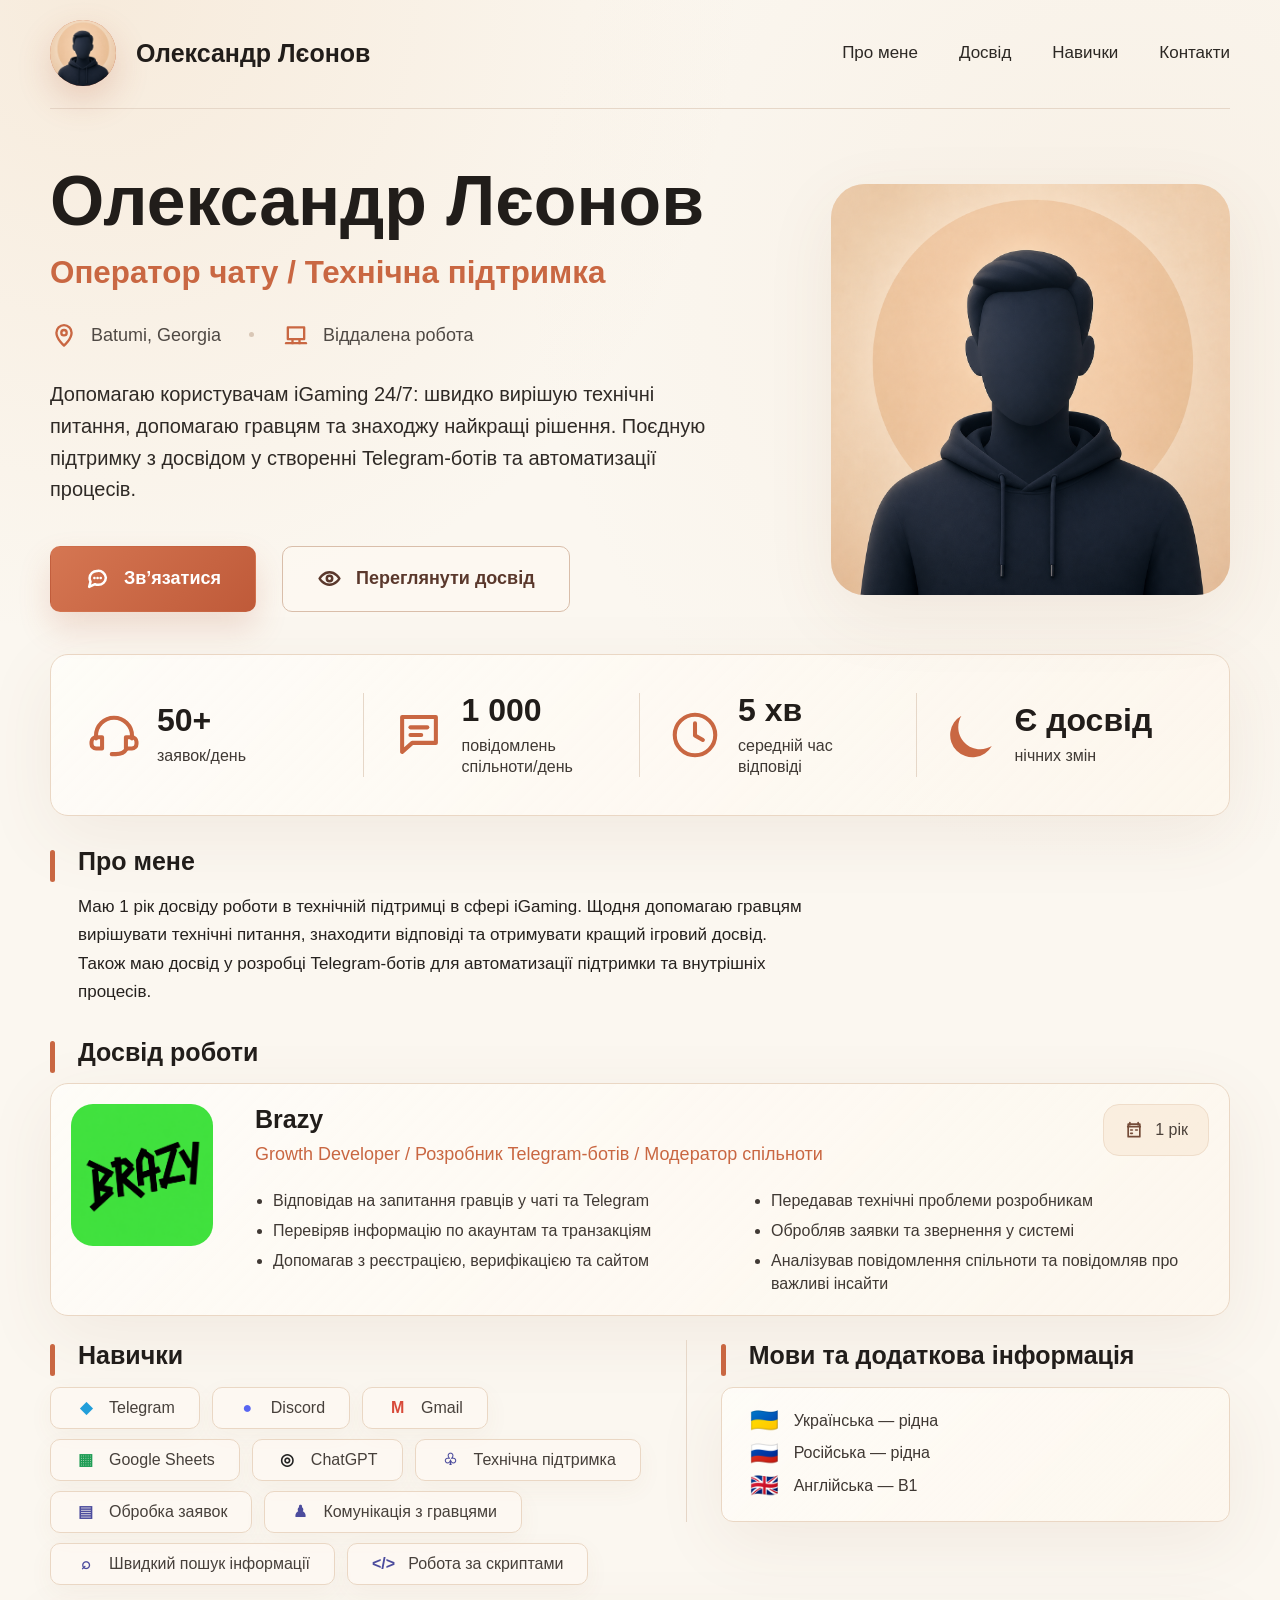
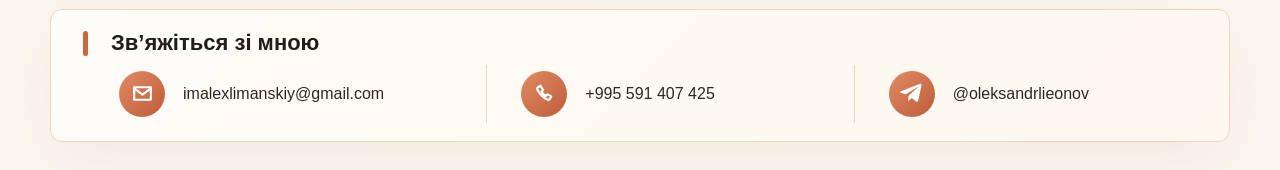
<file: index.html>
<!doctype html>
<html lang="uk">
  <head>
    <meta charset="utf-8">
    <meta name="viewport" content="width=device-width, initial-scale=1">
    <title>Олександр Лєонов</title>
    <link rel="stylesheet" href="styles.css">
  </head>
  <body>
    <header class="site-header">
      <div class="container header-inner">
        <a class="brand" href="#top" aria-label="Олександр Лєонов">
          <span class="brand-mark">
            <img src="assets/avatar-placeholder.png" alt="" aria-hidden="true">
          </span>
          <span class="brand-name">Олександр Лєонов</span>
        </a>
        <nav class="nav" aria-label="Основна навігація">
          <a href="#about">Про мене</a>
          <a href="#experience">Досвід</a>
          <a href="#skills">Навички</a>
          <a href="#contacts">Контакти</a>
        </nav>
      </div>
    </header>

    <main id="top" class="page">
      <section class="container hero" aria-labelledby="hero-title">
        <div class="hero-copy">
          <h1 id="hero-title">Олександр Лєонов</h1>
          <p class="role">Оператор чату / Технічна підтримка</p>

          <div class="meta-row" aria-label="Місце та формат роботи">
            <span class="meta-item">
              <svg aria-hidden="true" viewBox="0 0 24 24">
                <path d="M12 21s6.5-5.6 6.5-11A6.5 6.5 0 0 0 5.5 10c0 5.4 6.5 11 6.5 11Z"></path>
                <circle cx="12" cy="10" r="2.3"></circle>
              </svg>
              Batumi, Georgia
            </span>
            <span class="dot" aria-hidden="true"></span>
            <span class="meta-item">
              <svg aria-hidden="true" viewBox="0 0 24 24">
                <path d="M5 5.5h14v10H5z"></path>
                <path d="M3.5 19h17"></path>
                <path d="M9 15.5v3.5"></path>
                <path d="M15 15.5v3.5"></path>
              </svg>
              Віддалена робота
            </span>
          </div>

          <p class="lead">
            Допомагаю користувачам iGaming 24/7: швидко вирішую технічні питання,
            допомагаю гравцям та знаходжу найкращі рішення. Поєдную підтримку
            з досвідом у створенні Telegram-ботів та автоматизації процесів.
          </p>

          <div class="hero-actions">
            <a class="button button-primary" href="#contacts">
              <svg aria-hidden="true" viewBox="0 0 24 24">
                <path d="M20 11.2a7.1 7.1 0 0 1-7.4 6.9 8.6 8.6 0 0 1-3-.6L4 20l1.3-5a6.6 6.6 0 0 1-.9-3.4 7.1 7.1 0 0 1 7.4-6.9A7.1 7.1 0 0 1 20 11.2Z"></path>
                <path d="M9 11.5h.1"></path>
                <path d="M12 11.5h.1"></path>
                <path d="M15 11.5h.1"></path>
              </svg>
              Зв’язатися
            </a>
            <a class="button button-secondary" href="#experience">
              <svg aria-hidden="true" viewBox="0 0 24 24">
                <path d="M2.5 12s3.4-6 9.5-6 9.5 6 9.5 6-3.4 6-9.5 6-9.5-6-9.5-6Z"></path>
                <circle cx="12" cy="12" r="2.6"></circle>
              </svg>
              Переглянути досвід
            </a>
          </div>
        </div>

        <div class="portrait-card" aria-label="Портрет Олександра Лєонова">
          <img src="assets/avatar-placeholder.png" alt="Олександр Лєонов">
        </div>
      </section>

      <section class="container stats" aria-label="Ключові показники">
        <div class="stat">
          <svg aria-hidden="true" viewBox="0 0 24 24">
            <path d="M4 13.5v-1.2a8 8 0 0 1 16 0v1.2"></path>
            <path d="M4 13h2.7v5H4a2 2 0 0 1-2-2v-1a2 2 0 0 1 2-2Z"></path>
            <path d="M17.3 13H20a2 2 0 0 1 2 2v1a2 2 0 0 1-2 2h-2.7v-5Z"></path>
            <path d="M17.5 18.2c-.8 1.5-2.4 2.3-4.7 2.3H11"></path>
          </svg>
          <div>
            <strong>50+</strong>
            <span>заявок/день</span>
          </div>
        </div>
        <div class="stat">
          <svg aria-hidden="true" viewBox="0 0 24 24">
            <path d="M4.5 4h15v11.5H9l-4.5 4V4Z"></path>
            <path d="M8.2 8.6h7.5"></path>
            <path d="M8.2 12h4.8"></path>
          </svg>
          <div>
            <strong>1 000</strong>
            <span>повідомлень спільноти/день</span>
          </div>
        </div>
        <div class="stat">
          <svg aria-hidden="true" viewBox="0 0 24 24">
            <circle cx="12" cy="12" r="9"></circle>
            <path d="M12 6.8v5.4l3.5 2"></path>
          </svg>
          <div>
            <strong>5 хв</strong>
            <span>середній час<br>відповіді</span>
          </div>
        </div>
        <div class="stat">
          <svg class="moon-svg" aria-hidden="true" viewBox="0 0 24 24">
            <path d="M20.8 16.9c-1.5.9-3.2 1.4-5.1 1.4-5.4 0-9.8-4.4-9.8-9.8 0-1.9.5-3.6 1.4-5.1A9.9 9.9 0 1 0 20.8 16.9Z"></path>
          </svg>
          <div>
            <strong>Є досвід</strong>
            <span>нічних змін</span>
          </div>
        </div>
      </section>

      <section id="about" class="container content-section">
        <h2>Про мене</h2>
        <p>
          Маю 1 рік досвіду роботи в технічній підтримці в сфері iGaming.
          Щодня допомагаю гравцям вирішувати технічні питання, знаходити відповіді
          та отримувати кращий ігровий досвід. Також маю досвід у розробці
          Telegram-ботів для автоматизації підтримки та внутрішніх процесів.
        </p>
      </section>

      <section id="experience" class="container content-section">
        <h2>Досвід роботи</h2>
        <article class="experience-card">
          <img class="company-logo" src="assets/logo-hq.png" alt="Brazy">
          <div class="experience-body">
            <div class="experience-head">
              <div>
                <h3>Brazy</h3>
                <p>Growth Developer / Розробник Telegram-ботів / Модератор спільноти</p>
              </div>
              <span class="period">
                <svg aria-hidden="true" viewBox="0 0 24 24">
                  <path d="M7 3v3"></path>
                  <path d="M17 3v3"></path>
                  <path d="M4.5 8h15"></path>
                  <path d="M5 5h14v15H5z"></path>
                  <path d="M8 12h2"></path>
                  <path d="M14 12h2"></path>
                  <path d="M8 16h2"></path>
                </svg>
                1 рік
              </span>
            </div>
            <div class="experience-list">
              <ul>
                <li>Відповідав на запитання гравців у чаті та Telegram</li>
                <li>Перевіряв інформацію по акаунтам та транзакціям</li>
                <li>Допомагав з реєстрацією, верифікацією та сайтом</li>
              </ul>
              <ul>
                <li>Передавав технічні проблеми розробникам</li>
                <li>Обробляв заявки та звернення у системі</li>
                <li>Аналізував повідомлення спільноти та повідомляв про важливі інсайти</li>
              </ul>
            </div>
          </div>
        </article>
      </section>

      <section id="skills" class="container split-section">
        <div class="content-section skills-block">
          <h2>Навички</h2>
          <div class="skill-grid">
            <span class="skill"><span class="skill-icon telegram">◆</span>Telegram</span>
            <span class="skill"><span class="skill-icon discord">●</span>Discord</span>
            <span class="skill"><span class="skill-icon gmail">M</span>Gmail</span>
            <span class="skill"><span class="skill-icon sheets">▦</span>Google Sheets</span>
            <span class="skill"><span class="skill-icon chatgpt">◎</span>ChatGPT</span>
            <span class="skill"><span class="skill-icon support">♧</span>Технічна підтримка</span>
            <span class="skill"><span class="skill-icon docs">▤</span>Обробка заявок</span>
            <span class="skill"><span class="skill-icon users">♟</span>Комунікація з гравцями</span>
            <span class="skill"><span class="skill-icon search">⌕</span>Швидкий пошук інформації</span>
            <span class="skill"><span class="skill-icon code">&lt;/&gt;</span>Робота за скриптами</span>
          </div>
        </div>

        <div class="content-section languages-block">
          <h2>Мови та додаткова інформація</h2>
          <div class="language-card">
            <div class="languages">
              <p><span>🇺🇦</span> Українська — рідна</p>
              <p><span>🇷🇺</span> Російська — рідна</p>
              <p><span>🇬🇧</span> Англійська — B1</p>
            </div>
          </div>
        </div>
      </section>

      <section id="contacts" class="container contact-card" aria-labelledby="contact-title">
        <h2 id="contact-title">Зв’яжіться зі мною</h2>
        <div class="contact-items">
          <a href="https://mail.google.com/mail/?view=cm&fs=1&to=imalexlimanskiy@gmail.com" target="_blank" rel="noopener">
            <span class="contact-icon">
              <svg aria-hidden="true" viewBox="0 0 24 24">
                <path d="M4 6h16v12H4z"></path>
                <path d="m4 7 8 6 8-6"></path>
              </svg>
            </span>
            imalexlimanskiy@gmail.com
          </a>
          <a href="tel:+995591407425">
            <span class="contact-icon">
              <svg aria-hidden="true" viewBox="0 0 24 24">
                <path d="M8.2 4.5 6 5.7c-.9.5-1.2 1.6-.8 2.5 2 4.5 5.1 7.6 9.6 9.6.9.4 2 .1 2.5-.8l1.2-2.2-3.6-2-1.6 1.6c-1.8-.9-3.1-2.2-4.1-4.1l1.6-1.6-2.6-3.8Z"></path>
              </svg>
            </span>
            +995 591 407 425
          </a>
          <a href="https://t.me/oleksandrlieonov" target="_blank" rel="noopener">
            <span class="contact-icon contact-icon-telegram">
              <svg aria-hidden="true" viewBox="0 0 24 24">
                <path d="M21.6 4.1 18.4 19c-.2 1-.8 1.2-1.6.8l-4.7-3.5-2.3 2.2c-.3.3-.5.5-1 .5l.4-4.9 8.9-8c.4-.3-.1-.5-.6-.2L6.4 12.8l-4.7-1.5c-1-.3-1-1 .2-1.5L20.3 2.7c.9-.3 1.6.2 1.3 1.4Z"></path>
              </svg>
            </span>
            @oleksandrlieonov
          </a>
        </div>
      </section>
    </main>
  </body>
</html>
</file>
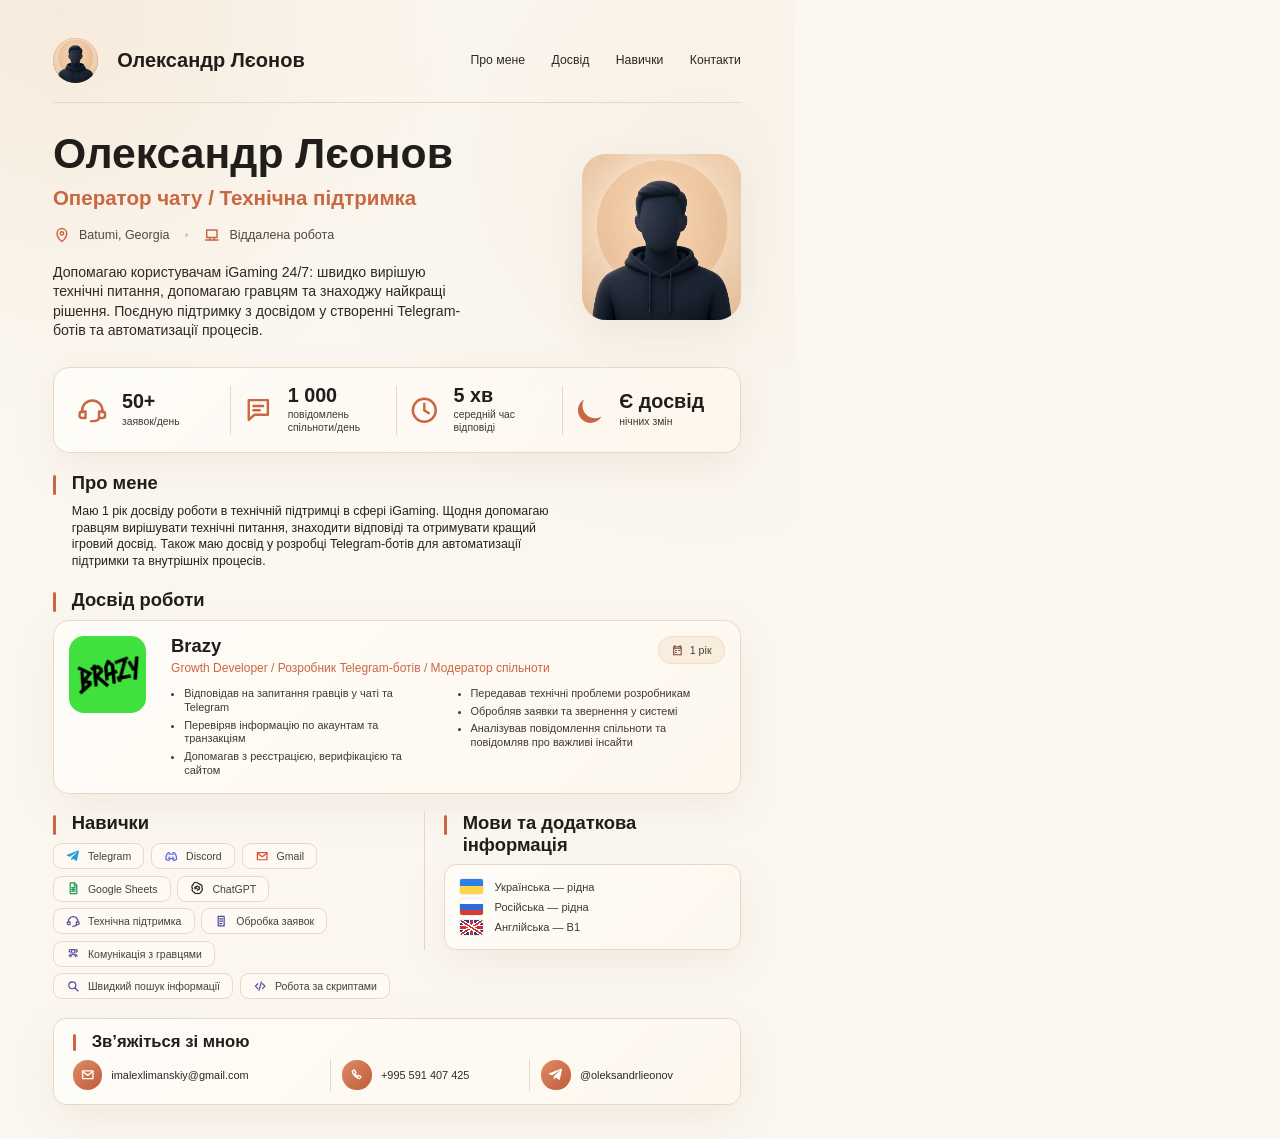
<file: resume-pdf.html>
<!doctype html>
<html lang="uk">
  <head>
    <meta charset="utf-8">
    <meta name="viewport" content="width=device-width, initial-scale=1">
    <title>Олександр Лєонов - Resume PDF</title>
    <link rel="stylesheet" href="resume-pdf.css">
  </head>
  <body>
    <main class="sheet">
      <header class="topbar">
        <div class="brand">
          <span class="brand-mark">
            <img src="assets/avatar-placeholder.png" alt="" aria-hidden="true">
          </span>
          <span>Олександр Лєонов</span>
        </div>
        <nav class="nav" aria-label="Розділи резюме">
          <span>Про мене</span>
          <span>Досвід</span>
          <span>Навички</span>
          <span>Контакти</span>
        </nav>
      </header>

      <section class="hero" aria-labelledby="name">
        <div class="hero-copy">
          <h1 id="name">Олександр Лєонов</h1>
          <p class="role">Оператор чату / Технічна підтримка</p>

          <div class="meta-row">
            <span>
              <svg aria-hidden="true" viewBox="0 0 24 24">
                <path d="M12 21s6.5-5.6 6.5-11A6.5 6.5 0 0 0 5.5 10c0 5.4 6.5 11 6.5 11Z"></path>
                <circle cx="12" cy="10" r="2.3"></circle>
              </svg>
              Batumi, Georgia
            </span>
            <i aria-hidden="true"></i>
            <span>
              <svg aria-hidden="true" viewBox="0 0 24 24">
                <path d="M5 5.5h14v10H5z"></path>
                <path d="M3.5 19h17"></path>
                <path d="M9 15.5v3.5"></path>
                <path d="M15 15.5v3.5"></path>
              </svg>
              Віддалена робота
            </span>
          </div>

          <p class="lead">
            Допомагаю користувачам iGaming 24/7: швидко вирішую технічні питання,
            допомагаю гравцям та знаходжу найкращі рішення. Поєдную підтримку
            з досвідом у створенні Telegram-ботів та автоматизації процесів.
          </p>
        </div>
        <figure class="avatar">
          <img src="assets/avatar-placeholder.png" alt="Олександр Лєонов">
        </figure>
      </section>

      <section class="stats" aria-label="Ключові показники">
        <div class="stat">
          <svg aria-hidden="true" viewBox="0 0 24 24">
            <path d="M4 13.5v-1.2a8 8 0 0 1 16 0v1.2"></path>
            <path d="M4 13h2.7v5H4a2 2 0 0 1-2-2v-1a2 2 0 0 1 2-2Z"></path>
            <path d="M17.3 13H20a2 2 0 0 1 2 2v1a2 2 0 0 1-2 2h-2.7v-5Z"></path>
            <path d="M17.5 18.2c-.8 1.5-2.4 2.3-4.7 2.3H11"></path>
          </svg>
          <p><strong>50+</strong><span>заявок/день</span></p>
        </div>
        <div class="stat">
          <svg aria-hidden="true" viewBox="0 0 24 24">
            <path d="M4.5 4h15v11.5H9l-4.5 4V4Z"></path>
            <path d="M8.2 8.6h7.5"></path>
            <path d="M8.2 12h4.8"></path>
          </svg>
          <p><strong>1 000</strong><span>повідомлень спільноти/день</span></p>
        </div>
        <div class="stat">
          <svg aria-hidden="true" viewBox="0 0 24 24">
            <circle cx="12" cy="12" r="9"></circle>
            <path d="M12 6.8v5.4l3.5 2"></path>
          </svg>
          <p><strong>5 хв</strong><span>середній час відповіді</span></p>
        </div>
        <div class="stat">
          <svg class="moon" aria-hidden="true" viewBox="0 0 24 24">
            <path d="M20.8 16.9c-1.5.9-3.2 1.4-5.1 1.4-5.4 0-9.8-4.4-9.8-9.8 0-1.9.5-3.6 1.4-5.1A9.9 9.9 0 1 0 20.8 16.9Z"></path>
          </svg>
          <p><strong>Є досвід</strong><span>нічних змін</span></p>
        </div>
      </section>

      <section class="section about">
        <h2>Про мене</h2>
        <p>
          Маю 1 рік досвіду роботи в технічній підтримці в сфері iGaming.
          Щодня допомагаю гравцям вирішувати технічні питання, знаходити відповіді
          та отримувати кращий ігровий досвід. Також маю досвід у розробці
          Telegram-ботів для автоматизації підтримки та внутрішніх процесів.
        </p>
      </section>

      <section class="section">
        <h2>Досвід роботи</h2>
        <article class="experience">
          <img class="company-logo" src="assets/logo-hq.png" alt="Brazy">
          <div class="experience-main">
            <div class="experience-head">
              <div>
                <h3>Brazy</h3>
                <p>Growth Developer / Розробник Telegram-ботів / Модератор спільноти</p>
              </div>
              <span class="period">
                <svg aria-hidden="true" viewBox="0 0 24 24">
                  <path d="M7 3v3"></path>
                  <path d="M17 3v3"></path>
                  <path d="M4.5 8h15"></path>
                  <path d="M5 5h14v15H5z"></path>
                  <path d="M8 12h2"></path>
                  <path d="M14 12h2"></path>
                  <path d="M8 16h2"></path>
                </svg>
                1 рік
              </span>
            </div>
            <div class="experience-list">
              <ul>
                <li>Відповідав на запитання гравців у чаті та Telegram</li>
                <li>Перевіряв інформацію по акаунтам та транзакціям</li>
                <li>Допомагав з реєстрацією, верифікацією та сайтом</li>
              </ul>
              <ul>
                <li>Передавав технічні проблеми розробникам</li>
                <li>Обробляв заявки та звернення у системі</li>
                <li>Аналізував повідомлення спільноти та повідомляв про важливі інсайти</li>
              </ul>
            </div>
          </div>
        </article>
      </section>

      <section class="bottom-grid">
        <div class="section skills">
          <h2>Навички</h2>
          <div class="skill-grid">
            <span><svg class="telegram-color" aria-hidden="true" viewBox="0 0 24 24"><path d="M21.6 4.1 18.4 19c-.2 1-.8 1.2-1.6.8l-4.7-3.5-2.3 2.2c-.3.3-.5.5-1 .5l.4-4.9 8.9-8c.4-.3-.1-.5-.6-.2L6.4 12.8l-4.7-1.5c-1-.3-1-1 .2-1.5L20.3 2.7c.9-.3 1.6.2 1.3 1.4Z"></path></svg>Telegram</span>
            <span><svg class="discord-color" aria-hidden="true" viewBox="0 0 24 24"><path d="M8.2 8.8c2.4-.8 5.2-.8 7.6 0"></path><path d="M7.3 15.3c3.2 1.2 6.2 1.2 9.4 0"></path><path d="M9 6.2c-1.4.3-2.5.8-3.5 1.4C3.7 10.2 3 13.5 3 17.2c1.8 1.3 3.5 2 5.1 2l1-1.7"></path><path d="M15 17.5l1 1.7c1.6 0 3.3-.7 5.1-2 0-3.7-.7-7-2.5-9.6-1-.6-2.1-1.1-3.5-1.4"></path><path d="M9.2 13h.1"></path><path d="M14.7 13h.1"></path></svg>Discord</span>
            <span><svg class="gmail-color" aria-hidden="true" viewBox="0 0 24 24"><path d="M4 6h16v12H4z"></path><path d="m4 7 8 6 8-6"></path></svg>Gmail</span>
            <span><svg class="sheets-color" aria-hidden="true" viewBox="0 0 24 24"><path d="M7 3h7l4 4v14H7z"></path><path d="M14 3v5h4"></path><path d="M9.5 11h6"></path><path d="M9.5 14h6"></path><path d="M9.5 17h6"></path><path d="M12 11v6"></path></svg>Google Sheets</span>
            <span><svg class="chatgpt-color" aria-hidden="true" viewBox="0 0 24 24"><path d="M12 3.2a4 4 0 0 1 3.7 2.4 4 4 0 0 1 4.1 5.8 4 4 0 0 1-1.3 6.1 4 4 0 0 1-6.1 2.8 4 4 0 0 1-5.7-1.8 4 4 0 0 1-2.5-6.2A4 4 0 0 1 5.4 6a4 4 0 0 1 6.6-2.8Z"></path><path d="m8.4 10.5 3.7-2.1 3.5 2"></path><path d="M8.4 13.5v-3l3.6 2.1"></path><path d="M15.6 10.4v3.2l-3.6 2"></path></svg>ChatGPT</span>
            <span><svg aria-hidden="true" viewBox="0 0 24 24"><path d="M4 13.5v-1.2a8 8 0 0 1 16 0v1.2"></path><path d="M4 13h2.7v5H4a2 2 0 0 1-2-2v-1a2 2 0 0 1 2-2Z"></path><path d="M17.3 13H20a2 2 0 0 1 2 2v1a2 2 0 0 1-2 2h-2.7v-5Z"></path><path d="M17.5 18.2c-.8 1.5-2.4 2.3-4.7 2.3H11"></path></svg>Технічна підтримка</span>
            <span><svg aria-hidden="true" viewBox="0 0 24 24"><path d="M7 4h10v16H7z"></path><path d="M9.5 8h5"></path><path d="M9.5 12h5"></path><path d="M9.5 16h3.5"></path></svg>Обробка заявок</span>
            <span><svg aria-hidden="true" viewBox="0 0 24 24"><path d="M16 18c0-2.1-1.8-3.8-4-3.8s-4 1.7-4 3.8"></path><circle cx="12" cy="9" r="3"></circle><path d="M5.5 17c0-1.5 1-2.8 2.4-3.3"></path><path d="M16.1 13.7c1.4.5 2.4 1.8 2.4 3.3"></path><path d="M6.7 10.2a2.3 2.3 0 1 1 2.5-3.8"></path><path d="M14.8 6.4a2.3 2.3 0 1 1 2.5 3.8"></path></svg>Комунікація з гравцями</span>
            <span><svg aria-hidden="true" viewBox="0 0 24 24"><circle cx="10.5" cy="10.5" r="5.8"></circle><path d="m15 15 5 5"></path></svg>Швидкий пошук інформації</span>
            <span><svg aria-hidden="true" viewBox="0 0 24 24"><path d="m8 8-4 4 4 4"></path><path d="m16 8 4 4-4 4"></path><path d="m14 5-4 14"></path></svg>Робота за скриптами</span>
          </div>
        </div>

        <div class="section languages">
          <h2>Мови та додаткова інформація</h2>
          <div class="language-card">
            <div class="language-list">
              <p><b class="flag flag-ua" aria-hidden="true"></b> Українська — рідна</p>
              <p><b class="flag flag-ru" aria-hidden="true"></b> Російська — рідна</p>
              <p><b class="flag flag-gb" aria-hidden="true"></b> Англійська — B1</p>
            </div>
          </div>
        </div>
      </section>

      <section class="contact">
        <h2>Зв’яжіться зі мною</h2>
        <div class="contact-items">
          <a href="https://mail.google.com/mail/?view=cm&fs=1&to=imalexlimanskiy@gmail.com">
            <span>
              <svg aria-hidden="true" viewBox="0 0 24 24">
                <path d="M4 6h16v12H4z"></path>
                <path d="m4 7 8 6 8-6"></path>
              </svg>
            </span>
            imalexlimanskiy@gmail.com
          </a>
          <a href="tel:+995591407425">
            <span>
              <svg aria-hidden="true" viewBox="0 0 24 24">
                <path d="M8.2 4.5 6 5.7c-.9.5-1.2 1.6-.8 2.5 2 4.5 5.1 7.6 9.6 9.6.9.4 2 .1 2.5-.8l1.2-2.2-3.6-2-1.6 1.6c-1.8-.9-3.1-2.2-4.1-4.1l1.6-1.6-2.6-3.8Z"></path>
              </svg>
            </span>
            +995 591 407 425
          </a>
          <a href="https://t.me/oleksandrlieonov">
            <span class="telegram">
              <svg aria-hidden="true" viewBox="0 0 24 24">
                <path d="M21.6 4.1 18.4 19c-.2 1-.8 1.2-1.6.8l-4.7-3.5-2.3 2.2c-.3.3-.5.5-1 .5l.4-4.9 8.9-8c.4-.3-.1-.5-.6-.2L6.4 12.8l-4.7-1.5c-1-.3-1-1 .2-1.5L20.3 2.7c.9-.3 1.6.2 1.3 1.4Z"></path>
              </svg>
            </span>
            @oleksandrlieonov
          </a>
        </div>
      </section>
    </main>
  </body>
</html>
</file>
<file: styles.css>
:root {
  --bg: #fbf7f0;
  --surface: rgba(255, 252, 247, 0.76);
  --surface-strong: #fffaf2;
  --text: #211d1a;
  --muted: #615852;
  --accent: #c96742;
  --accent-dark: #9f4f34;
  --border: #ead7c4;
  --line: #e6d7c8;
  --shadow: 0 20px 70px rgba(129, 80, 46, 0.08);
  --radius-lg: 18px;
  --radius-md: 12px;
  --container: 1180px;
}

* {
  box-sizing: border-box;
}

html {
  scroll-behavior: smooth;
}

body {
  margin: 0;
  background:
    radial-gradient(circle at 8% 0%, rgba(227, 180, 128, 0.18), transparent 30%),
    radial-gradient(circle at 88% 15%, rgba(228, 199, 166, 0.14), transparent 32%),
    var(--bg);
  color: var(--text);
  font-family: "Inter", "Segoe UI", Arial, sans-serif;
  font-size: 16px;
  line-height: 1.6;
  overflow-x: hidden;
}

a {
  color: inherit;
  text-decoration: none;
}

img,
svg {
  display: block;
}

.container {
  width: min(calc(100% - 64px), var(--container));
  margin-inline: auto;
}

.site-header {
  padding-top: 20px;
}

.header-inner {
  display: flex;
  align-items: center;
  justify-content: space-between;
  gap: 32px;
  padding-bottom: 22px;
  border-bottom: 1px solid var(--line);
}

.brand {
  display: inline-flex;
  align-items: center;
  gap: 20px;
  min-width: max-content;
}

.brand-mark {
  display: grid;
  width: 66px;
  height: 66px;
  place-items: center;
  border-radius: 50%;
  background: linear-gradient(135deg, #d9825d, #b85537);
  color: #fff;
  overflow: hidden;
  box-shadow: 0 14px 34px rgba(181, 85, 55, 0.22);
}

.brand-mark img {
  width: 100%;
  height: 100%;
  object-fit: cover;
  object-position: center top;
}

.brand-name {
  font-size: 25px;
  font-weight: 750;
  letter-spacing: 0;
}

.nav {
  display: flex;
  align-items: center;
  gap: clamp(20px, 3.2vw, 48px);
  color: #2c2824;
  font-size: 17px;
}

.nav a {
  transition: color 160ms ease;
}

.nav a:hover,
.nav a:focus-visible {
  color: var(--accent);
}

.page {
  padding: 58px 0 28px;
}

.hero {
  display: grid;
  grid-template-columns: minmax(0, 1.42fr) minmax(390px, 0.78fr);
  align-items: center;
  gap: 56px;
}

.hero-copy {
  min-width: 0;
}

h1,
h2,
h3,
p {
  margin: 0;
}

h1 {
  max-width: 760px;
  font-size: clamp(56px, 5.45vw, 72px);
  line-height: 0.98;
  font-weight: 850;
  letter-spacing: 0;
}

.role {
  margin-top: 18px;
  color: var(--accent);
  font-size: clamp(25px, 2.45vw, 32px);
  line-height: 1.25;
  font-weight: 750;
}

.meta-row {
  display: flex;
  flex-wrap: wrap;
  align-items: center;
  gap: 20px 28px;
  margin-top: 28px;
  color: #4f4944;
  font-size: 18px;
}

.meta-item {
  display: inline-flex;
  align-items: center;
  gap: 13px;
}

.meta-item svg {
  width: 28px;
  height: 28px;
  color: var(--accent);
  fill: none;
  stroke: currentColor;
  stroke-width: 2;
  stroke-linecap: round;
  stroke-linejoin: round;
}

.dot {
  width: 5px;
  height: 5px;
  border-radius: 50%;
  background: #d9c7b6;
}

.lead {
  max-width: 690px;
  margin-top: 30px;
  color: #2f2a26;
  font-size: 20px;
  line-height: 1.58;
}

.hero-actions {
  display: flex;
  flex-wrap: wrap;
  gap: 26px;
  margin-top: 40px;
}

.button {
  display: inline-flex;
  align-items: center;
  justify-content: center;
  gap: 14px;
  min-height: 66px;
  padding: 0 34px;
  border-radius: 10px;
  border: 1px solid transparent;
  font-size: 18px;
  font-weight: 700;
  transition: transform 160ms ease, box-shadow 160ms ease, border-color 160ms ease;
}

.button svg {
  width: 25px;
  height: 25px;
  fill: none;
  stroke: currentColor;
  stroke-width: 2.4;
  stroke-linecap: round;
  stroke-linejoin: round;
}

.button:hover,
.button:focus-visible {
  transform: translateY(-2px);
}

.button-primary {
  background: linear-gradient(135deg, #d57652, #bf5a39);
  color: #fff;
  box-shadow: 0 16px 32px rgba(185, 87, 55, 0.18);
}

.button-secondary {
  background: rgba(255, 250, 243, 0.58);
  border-color: #d9beaa;
  color: #5a382c;
}

.portrait-card {
  position: relative;
  overflow: hidden;
  width: 100%;
  aspect-ratio: 1 / 1.03;
  border-radius: 34px;
  background: #f3dfcf;
  box-shadow: var(--shadow);
}

.portrait-card img {
  width: 100%;
  height: 100%;
  object-fit: cover;
  object-position: center top;
}

.stats,
.experience-card,
.language-card,
.contact-card {
  border: 1px solid var(--border);
  background: linear-gradient(135deg, rgba(255, 253, 249, 0.84), rgba(255, 247, 236, 0.5));
  box-shadow: var(--shadow);
}

.stats {
  display: grid;
  grid-template-columns: repeat(4, 1fr);
  margin-top: 42px;
  padding: 38px 36px;
  border-radius: var(--radius-lg);
}

.stat {
  display: grid;
  grid-template-columns: 70px 1fr;
  align-items: center;
  min-height: 76px;
  padding-inline: 28px;
  border-right: 1px solid var(--line);
}

.stat:first-child {
  padding-left: 0;
}

.stat:last-child {
  border-right: 0;
  padding-right: 0;
}

.stat svg {
  width: 54px;
  height: 54px;
  color: var(--accent);
  fill: none;
  stroke: currentColor;
  stroke-width: 1.8;
  stroke-linecap: round;
  stroke-linejoin: round;
}

.stat .moon-svg {
  fill: currentColor;
  stroke: none;
}

.stat strong {
  display: block;
  font-size: 32px;
  line-height: 1.1;
  font-weight: 850;
}

.stat span {
  display: block;
  margin-top: 7px;
  color: #3f3934;
  font-size: 16px;
  line-height: 1.32;
}

.content-section {
  margin-top: 30px;
}

.content-section h2,
.contact-card h2 {
  position: relative;
  margin-bottom: 16px;
  padding-left: 28px;
  font-size: 25px;
  line-height: 1.22;
  font-weight: 850;
}

.content-section h2::before,
.contact-card h2::before {
  content: "";
  position: absolute;
  left: 0;
  top: 4px;
  width: 5px;
  height: 32px;
  border-radius: 8px;
  background: var(--accent);
}

.content-section > p {
  max-width: 760px;
  padding-left: 28px;
  color: #25211e;
  font-size: 17px;
  line-height: 1.68;
}

.experience-card {
  display: grid;
  grid-template-columns: 150px 1fr;
  gap: 34px;
  padding: 20px;
  border-radius: var(--radius-lg);
}

.company-logo {
  display: block;
  width: 142px;
  aspect-ratio: 1;
  border-radius: 22px;
  object-fit: cover;
  object-position: center;
  background: #31ec2f;
}

.experience-body {
  min-width: 0;
}

.experience-head {
  display: flex;
  align-items: flex-start;
  justify-content: space-between;
  gap: 24px;
}

.experience-head h3 {
  font-size: 25px;
  line-height: 1.2;
  font-weight: 850;
}

.experience-head p {
  margin-top: 8px;
  color: var(--accent);
  font-size: 18px;
  line-height: 1.35;
}

.period {
  display: inline-flex;
  align-items: center;
  gap: 11px;
  min-width: max-content;
  padding: 12px 20px;
  border: 1px solid #efddca;
  border-radius: 16px;
  background: rgba(248, 232, 214, 0.62);
  color: #4b413a;
  font-size: 16px;
}

.period svg {
  width: 20px;
  height: 20px;
  color: #744b38;
  fill: none;
  stroke: currentColor;
  stroke-width: 2;
  stroke-linecap: round;
  stroke-linejoin: round;
}

.experience-list {
  display: grid;
  grid-template-columns: 1fr 1fr;
  gap: 42px;
  margin-top: 22px;
  color: #403934;
  font-size: 16px;
  line-height: 1.45;
}

.experience-list ul {
  margin: 0;
  padding-left: 18px;
}

.experience-list li + li {
  margin-top: 7px;
}

.split-section {
  display: grid;
  grid-template-columns: 1.05fr 0.95fr;
  gap: 34px;
  align-items: start;
}

.split-section .content-section {
  margin-top: 24px;
}

.languages-block {
  padding-left: 34px;
  border-left: 1px solid var(--line);
}

.skill-grid {
  display: flex;
  flex-wrap: wrap;
  gap: 10px 12px;
}

.skill {
  display: inline-flex;
  align-items: center;
  justify-content: center;
  gap: 13px;
  min-height: 42px;
  padding: 0 24px;
  border: 1px solid var(--border);
  border-radius: 10px;
  background: rgba(255, 250, 243, 0.68);
  color: #47403b;
  font-size: 16px;
  box-shadow: 0 8px 24px rgba(137, 92, 56, 0.05);
}

.skill-icon {
  display: inline-grid;
  min-width: 21px;
  place-items: center;
  font-size: 16px;
  font-weight: 800;
  line-height: 1;
}

.telegram { color: #229ed9; }
.discord { color: #5865f2; }
.gmail { color: #d84a3a; }
.sheets { color: #1f9d55; }
.chatgpt { color: #222; }
.support,
.docs,
.users,
.search,
.code { color: #4c4c9d; }

.language-card {
  padding: 20px 20px 22px;
  border-radius: var(--radius-md);
}

.languages {
  display: grid;
  gap: 7px;
  padding-left: 8px;
  color: #3e3732;
  font-size: 16px;
}

.languages p {
  display: flex;
  align-items: center;
  gap: 16px;
}

.languages span {
  width: 28px;
  font-size: 23px;
  line-height: 1;
}

.contact-card {
  margin-top: 24px;
  padding: 20px 32px 18px;
  border-radius: var(--radius-md);
}

.contact-card h2 {
  margin-bottom: 8px;
  font-size: 22px;
}

.contact-card h2::before {
  top: 1px;
  height: 25px;
}

.contact-items {
  display: grid;
  grid-template-columns: repeat(3, minmax(0, 1fr));
  gap: 24px;
  align-items: center;
  padding-left: 36px;
}

.contact-items a {
  display: flex;
  align-items: center;
  gap: 18px;
  min-height: 58px;
  color: #2d2824;
  font-size: 16px;
}

.contact-items a + a {
  padding-left: 34px;
  border-left: 1px solid var(--line);
}

.contact-icon {
  display: inline-grid;
  width: 46px;
  height: 46px;
  flex: 0 0 46px;
  place-items: center;
  border-radius: 50%;
  background: linear-gradient(135deg, #df8b64, #bf5c3b);
  color: #fff;
}

.contact-icon svg {
  width: 25px;
  height: 25px;
  fill: none;
  stroke: currentColor;
  stroke-width: 2.1;
  stroke-linecap: round;
  stroke-linejoin: round;
}

.contact-icon-telegram svg {
  fill: currentColor;
  stroke: none;
}

@media (max-width: 980px) {
  .container {
    width: min(calc(100% - 36px), var(--container));
  }

  .header-inner,
  .hero,
  .split-section,
  .experience-card,
  .experience-list,
  .contact-items {
    grid-template-columns: 1fr;
  }

  .header-inner {
    display: grid;
  }

  .nav {
    width: 100%;
    justify-content: space-between;
    gap: 12px;
    overflow-x: auto;
    padding-bottom: 2px;
    font-size: 15px;
  }

  .hero {
    gap: 34px;
    grid-template-columns: minmax(0, 1fr);
  }

  .portrait-card {
    max-width: 520px;
    margin-inline: auto;
  }

  .stats {
    grid-template-columns: repeat(2, 1fr);
    padding: 22px;
  }

  .stat {
    border-right: 0;
    padding: 20px;
  }

  .stat:nth-child(odd) {
    border-right: 1px solid var(--line);
  }

  .stat:nth-child(-n + 2) {
    border-bottom: 1px solid var(--line);
  }

  .experience-head {
    flex-direction: column;
  }

  .languages-block {
    padding-left: 0;
    border-left: 0;
  }

  .contact-items {
    padding-left: 0;
    gap: 10px;
  }

  .contact-items a + a {
    padding-left: 0;
    border-left: 0;
  }
}

@media (max-width: 640px) {
  body {
    font-size: 15px;
  }

  .site-header {
    padding-top: 14px;
  }

  .container {
    width: min(calc(100% - 32px), 358px);
    margin-inline: auto;
  }

  .header-inner {
    gap: 18px;
  }

  .brand {
    gap: 14px;
  }

  .brand-mark {
    width: 54px;
    height: 54px;
    font-size: 20px;
  }

  .brand-name {
    font-size: 20px;
  }

  .page {
    padding-top: 38px;
  }

  h1 {
    max-width: 100%;
    font-size: 40px;
    line-height: 1.05;
  }

  .role {
    font-size: 22px;
  }

  .meta-row {
    display: grid;
    gap: 13px;
    font-size: 16px;
  }

  .dot {
    display: none;
  }

  .lead {
    font-size: 17px;
  }

  .button {
    width: 100%;
    min-height: 58px;
  }

  .stats {
    grid-template-columns: 1fr;
    padding: 18px 20px;
  }

  .stat,
  .stat:nth-child(odd),
  .stat:nth-child(-n + 2) {
    display: flex;
    justify-content: flex-start;
    gap: 22px;
    min-height: 92px;
    padding: 22px 0;
    border-right: 0;
    border-bottom: 1px solid var(--line);
  }

  .stat svg {
    width: 54px;
    height: 54px;
    flex: 0 0 54px;
  }

  .stat:last-child {
    border-bottom: 0;
  }

  .company-logo {
    width: 118px;
  }

  .skill {
    width: 100%;
    justify-content: flex-start;
  }

  .contact-card {
    padding-inline: 20px;
  }
}

@media (min-width: 520px) and (max-width: 640px) {
  .container {
    width: min(calc(100% - 36px), 560px);
    margin-inline: auto;
  }
}
</file>
<file: resume-pdf.css>
@page {
  size: A4;
  margin: 0;
}

:root {
  --bg: #fbf7f0;
  --paper: #fffaf3;
  --text: #211d1a;
  --muted: #5c534c;
  --accent: #c96742;
  --accent-dark: #9f4f34;
  --border: #ead7c4;
  --line: #e6d7c8;
  --shadow: 0 14px 42px rgba(129, 80, 46, 0.08);
}

* {
  box-sizing: border-box;
}

html,
body {
  width: 210mm;
  min-height: 297mm;
  margin: 0;
}

body {
  background: var(--bg);
  color: var(--text);
  font-family: "Inter", "Segoe UI", Arial, sans-serif;
  -webkit-print-color-adjust: exact;
  print-color-adjust: exact;
}

a {
  color: inherit;
  text-decoration: none;
}

img,
svg {
  display: block;
}

p,
h1,
h2,
h3 {
  margin: 0;
}

.sheet {
  width: 210mm;
  min-height: 297mm;
  padding: 10mm 14mm 9mm;
  background:
    radial-gradient(circle at 8% 1%, rgba(227, 180, 128, 0.18), transparent 30%),
    radial-gradient(circle at 88% 14%, rgba(228, 199, 166, 0.13), transparent 32%),
    var(--bg);
}

.topbar {
  display: flex;
  align-items: center;
  justify-content: space-between;
  gap: 12mm;
  padding-bottom: 5mm;
  border-bottom: 0.35mm solid var(--line);
}

.brand {
  display: flex;
  align-items: center;
  gap: 5mm;
  font-size: 15pt;
  font-weight: 800;
}

.brand-mark {
  display: grid;
  width: 12mm;
  height: 12mm;
  place-items: center;
  border-radius: 50%;
  background: linear-gradient(135deg, #d9825d, #b85537);
  color: #fff;
  overflow: hidden;
}

.brand-mark img {
  width: 100%;
  height: 100%;
  object-fit: cover;
  object-position: center top;
}

.nav {
  display: flex;
  gap: 7mm;
  color: #2c2824;
  font-size: 9.2pt;
}

.hero {
  display: grid;
  grid-template-columns: 1fr 42mm;
  gap: 12mm;
  align-items: center;
  padding-top: 8mm;
}

h1 {
  font-size: 32pt;
  line-height: 0.98;
  font-weight: 850;
  letter-spacing: 0;
}

.role {
  margin-top: 2.8mm;
  color: var(--accent);
  font-size: 15.4pt;
  line-height: 1.18;
  font-weight: 800;
}

.meta-row {
  display: flex;
  align-items: center;
  gap: 4mm;
  margin-top: 4.3mm;
  color: #4f4944;
  font-size: 9.4pt;
}

.meta-row span {
  display: inline-flex;
  align-items: center;
  gap: 2.2mm;
}

.meta-row svg {
  width: 4.7mm;
  height: 4.7mm;
  color: var(--accent);
  fill: none;
  stroke: currentColor;
  stroke-width: 2;
  stroke-linecap: round;
  stroke-linejoin: round;
}

.meta-row i {
  width: 1mm;
  height: 1mm;
  border-radius: 50%;
  background: #d9c7b6;
}

.lead {
  max-width: 112mm;
  margin-top: 5mm;
  color: #2f2a26;
  font-size: 10.6pt;
  line-height: 1.38;
}

.avatar {
  width: 42mm;
  height: 44mm;
  margin: 0;
  overflow: hidden;
  border-radius: 6.4mm;
  background: #f3dfcf;
  box-shadow: var(--shadow);
}

.avatar img {
  width: 100%;
  height: 100%;
  object-fit: cover;
  object-position: center top;
}

.stats,
.experience,
.language-card,
.contact {
  border: 0.35mm solid var(--border);
  background: linear-gradient(135deg, rgba(255, 253, 249, 0.9), rgba(255, 247, 236, 0.56));
  box-shadow: var(--shadow);
}

.stats {
  display: grid;
  grid-template-columns: repeat(4, 1fr);
  margin-top: 7mm;
  padding: 4.6mm 3mm;
  border-radius: 4.2mm;
}

.stat {
  display: grid;
  grid-template-columns: 9mm 1fr;
  align-items: center;
  gap: 2.8mm;
  min-height: 12mm;
  padding: 0 3.2mm;
  border-right: 0.3mm solid var(--line);
}

.stat:last-child {
  border-right: 0;
}

.stat svg {
  width: 8.1mm;
  height: 8.1mm;
  color: var(--accent);
  fill: none;
  stroke: currentColor;
  stroke-width: 1.9;
  stroke-linecap: round;
  stroke-linejoin: round;
}

.stat .moon {
  fill: currentColor;
  stroke: none;
}

.stat strong,
.stat span {
  display: block;
}

.stat strong {
  font-size: 14.8pt;
  line-height: 1;
  font-weight: 850;
}

.stat span {
  margin-top: 1mm;
  color: #3f3934;
  font-size: 7.8pt;
  line-height: 1.24;
}

.section {
  margin-top: 5mm;
}

.section h2,
.contact h2 {
  position: relative;
  margin-bottom: 2.5mm;
  padding-left: 5mm;
  font-size: 13.8pt;
  line-height: 1.15;
  font-weight: 850;
}

.section h2::before,
.contact h2::before {
  content: "";
  position: absolute;
  left: 0;
  top: 0.8mm;
  width: 0.9mm;
  height: 5.2mm;
  border-radius: 2mm;
  background: var(--accent);
}

.about p {
  max-width: 134mm;
  padding-left: 5mm;
  color: #25211e;
  font-size: 9.3pt;
  line-height: 1.36;
}

.experience {
  display: grid;
  grid-template-columns: 22mm 1fr;
  gap: 5mm;
  padding: 4mm;
  border-radius: 4.2mm;
  break-inside: avoid;
}

.company-logo {
  width: 20.5mm;
  height: 20.5mm;
  border-radius: 4mm;
  object-fit: cover;
  object-position: center;
  background: #31ec2f;
}

.experience-main {
  min-width: 0;
}

.experience-head {
  display: flex;
  align-items: flex-start;
  justify-content: space-between;
  gap: 6mm;
}

.experience-head h3 {
  font-size: 13.8pt;
  line-height: 1.1;
  font-weight: 850;
}

.experience-head p {
  margin-top: 1.2mm;
  color: var(--accent);
  font-size: 9pt;
  line-height: 1.28;
}

.period {
  display: inline-flex;
  align-items: center;
  gap: 1.5mm;
  min-width: max-content;
  padding: 1.8mm 3.2mm;
  border: 0.3mm solid #efddca;
  border-radius: 3.6mm;
  background: rgba(248, 232, 214, 0.7);
  color: #4b413a;
  font-size: 8pt;
}

.period svg {
  width: 3.4mm;
  height: 3.4mm;
  color: #744b38;
  fill: none;
  stroke: currentColor;
  stroke-width: 2;
  stroke-linecap: round;
  stroke-linejoin: round;
}

.experience-list {
  display: grid;
  grid-template-columns: 1fr 1fr;
  gap: 5mm;
  margin-top: 3mm;
  color: #403934;
  font-size: 8.2pt;
  line-height: 1.26;
}

ul {
  margin: 0;
  padding-left: 3.5mm;
}

li + li {
  margin-top: 1mm;
}

.bottom-grid {
  display: grid;
  grid-template-columns: 1fr 0.91fr;
  gap: 6mm;
  margin-top: 5mm;
  align-items: start;
}

.bottom-grid .section {
  margin-top: 0;
}

.languages {
  padding-left: 5mm;
  border-left: 0.3mm solid var(--line);
}

.skill-grid {
  display: flex;
  flex-wrap: wrap;
  gap: 1.7mm 1.8mm;
}

.skill-grid > span {
  display: inline-flex;
  min-height: 6.9mm;
  align-items: center;
  gap: 2mm;
  padding: 0 3.2mm;
  border: 0.3mm solid var(--border);
  border-radius: 2.3mm;
  background: rgba(255, 250, 243, 0.72);
  color: #47403b;
  font-size: 7.9pt;
}

.skill-grid svg {
  width: 3.8mm;
  height: 3.8mm;
  flex: 0 0 3.8mm;
  color: #4c4c9d;
  fill: none;
  stroke: currentColor;
  stroke-width: 2;
  stroke-linecap: round;
  stroke-linejoin: round;
}

.skill-grid .telegram-color {
  fill: currentColor;
  stroke: none;
}

.skill-grid .telegram-color { color: #229ed9; }
.skill-grid .discord-color { color: #5865f2; }
.skill-grid .gmail-color { color: #d84a3a; }
.skill-grid .sheets-color { color: #1f9d55; }
.skill-grid .chatgpt-color { color: #222; }

.language-card {
  padding: 3.6mm 4mm;
  border-radius: 3.4mm;
}

.language-list {
  display: grid;
  gap: 1.3mm;
  color: #3e3732;
  font-size: 8.3pt;
}

.language-list p {
  display: flex;
  gap: 3mm;
  align-items: center;
}

.language-list .flag {
  display: inline-block;
  width: 6.2mm;
  height: 4.1mm;
  overflow: hidden;
  border-radius: 0.5mm;
  box-shadow: 0 0 0 0.2mm rgba(80, 58, 42, 0.1);
}

.flag-ua {
  background: linear-gradient(to bottom, #2b7de9 0 50%, #ffd447 50% 100%);
}

.flag-ru {
  background: linear-gradient(to bottom, #fff 0 33.33%, #2f68d8 33.33% 66.66%, #d63c32 66.66% 100%);
}

.flag-gb {
  background:
    linear-gradient(33deg, transparent 0 42%, #fff 42% 47%, #d9272e 47% 53%, #fff 53% 58%, transparent 58%),
    linear-gradient(-33deg, transparent 0 42%, #fff 42% 47%, #d9272e 47% 53%, #fff 53% 58%, transparent 58%),
    linear-gradient(to right, transparent 0 37%, #fff 37% 44%, #d9272e 44% 56%, #fff 56% 63%, transparent 63%),
    linear-gradient(to bottom, transparent 0 34%, #fff 34% 42%, #d9272e 42% 58%, #fff 58% 66%, transparent 66%),
    #21468b;
}

.contact {
  margin-top: 5mm;
  padding: 3.5mm 5mm 3.2mm;
  border-radius: 3.4mm;
  break-inside: avoid;
}

.contact h2 {
  margin-bottom: 2mm;
  font-size: 12.5pt;
}

.contact h2::before {
  top: 0.4mm;
  height: 4.5mm;
}

.contact-items {
  display: grid;
  grid-template-columns: 1.18fr 0.9fr 0.92fr;
  gap: 3mm;
}

.contact-items a {
  display: flex;
  align-items: center;
  gap: 2.4mm;
  min-height: 8.6mm;
  color: #2d2824;
  font-size: 8.2pt;
}

.contact-items a + a {
  padding-left: 3mm;
  border-left: 0.3mm solid var(--line);
}

.contact-items span {
  display: inline-grid;
  width: 7.8mm;
  height: 7.8mm;
  flex: 0 0 7.8mm;
  place-items: center;
  border-radius: 50%;
  background: linear-gradient(135deg, #df8b64, #bf5c3b);
  color: #fff;
}

.contact-items svg {
  width: 4.1mm;
  height: 4.1mm;
  fill: none;
  stroke: currentColor;
  stroke-width: 2.1;
  stroke-linecap: round;
  stroke-linejoin: round;
}

.contact-items .telegram svg {
  fill: currentColor;
  stroke: none;
}
</file>
